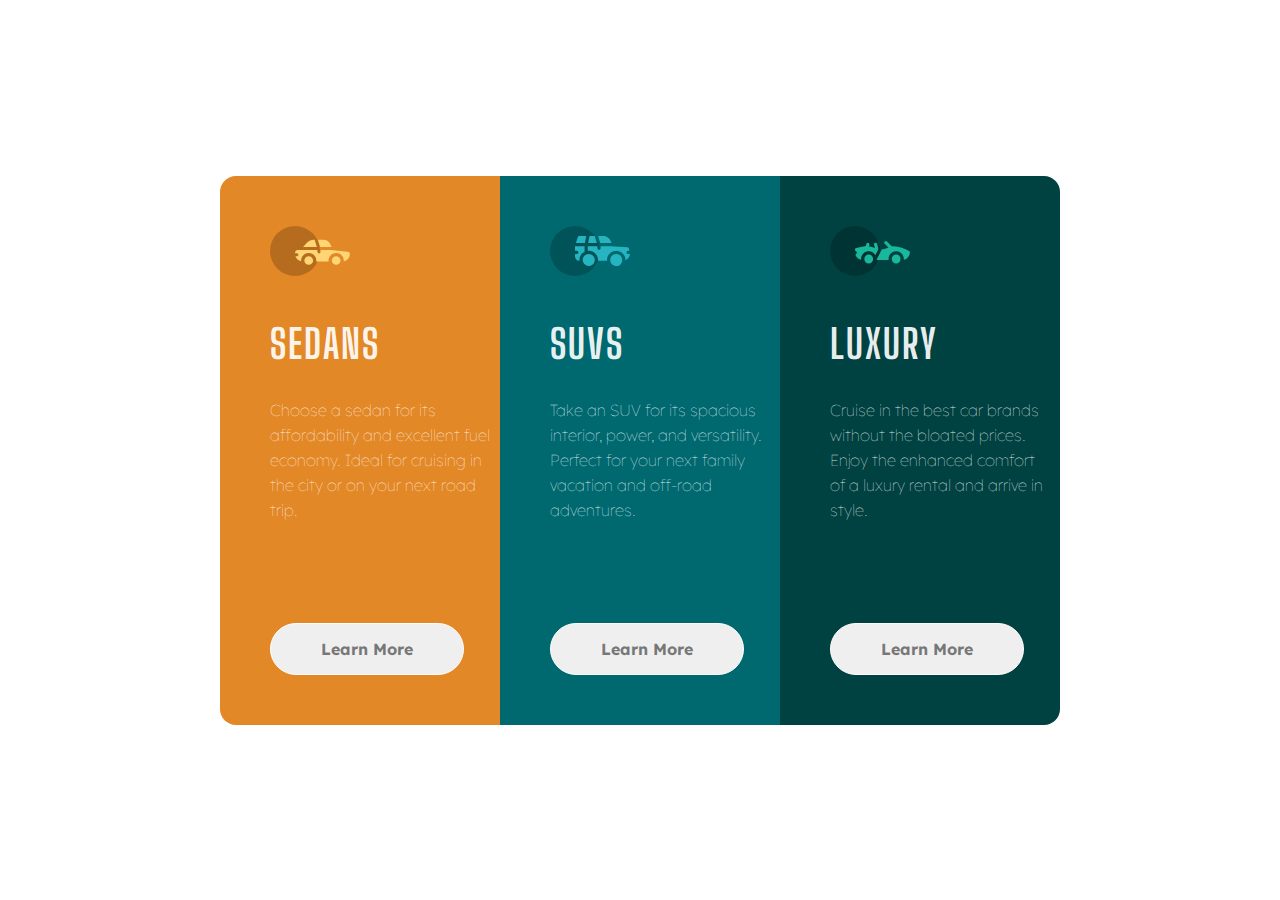
<file: 3 Column Preview - DONE/index.html>
<!DOCTYPE html>
<html lang="en">
<head>
  <meta charset="UTF-8">
  <link rel="stylesheet" href="style.css">
  <meta name="viewport" content="width=device-width, initial-scale=1.0">
  <title>Frontend Mentor | 3-column preview card component</title>
  <link rel="preconnect" href="https://fonts.googleapis.com">
  <link rel="preconnect" href="https://fonts.gstatic.com" crossorigin>
  <link href="https://fonts.googleapis.com/css2?family=Big+Shoulders+Display:wght@700&family=Lexend+Deca&display=swap" rel="stylesheet">
</head>
<body>
  
  <div class="container">
    <div class="subcontainer">
      <div class="sedans-div">
        <img src="images/icon-sedans.svg" alt="icon" width="80px">
        <h1 class="model">Sedans</h1>
        <p class="info">Choose a sedan for its affordability and excellent fuel economy. Ideal for cruising in the city 
        or on your next road trip.</p>
        <button type="button" class="btn">Learn More</button>
      </div>
      <div class="suvs-div">
        <img src="images/icon-suvs.svg" alt="icon" width="80px">
        <h1 class="model">SUVs</h1>
        <p class="info">Take an SUV for its spacious interior, power, and versatility. Perfect for your next family vacation 
          and off-road adventures.</p>
        <button type="button" class="btn">Learn More</button>
      </div>
      <div class="luxury-div">
        <img src="images/icon-luxury.svg" alt="icon" width="80px">
        <h1 class="model">Luxury</h1>
        <p class="info">Cruise in the best car brands without the bloated prices. Enjoy the enhanced comfort of a luxury 
          rental and arrive in style.</p>
        <button type="button" class="btn">Learn More</button>
      </div>
    </div>
  </div>
</body>
</html>
</file>
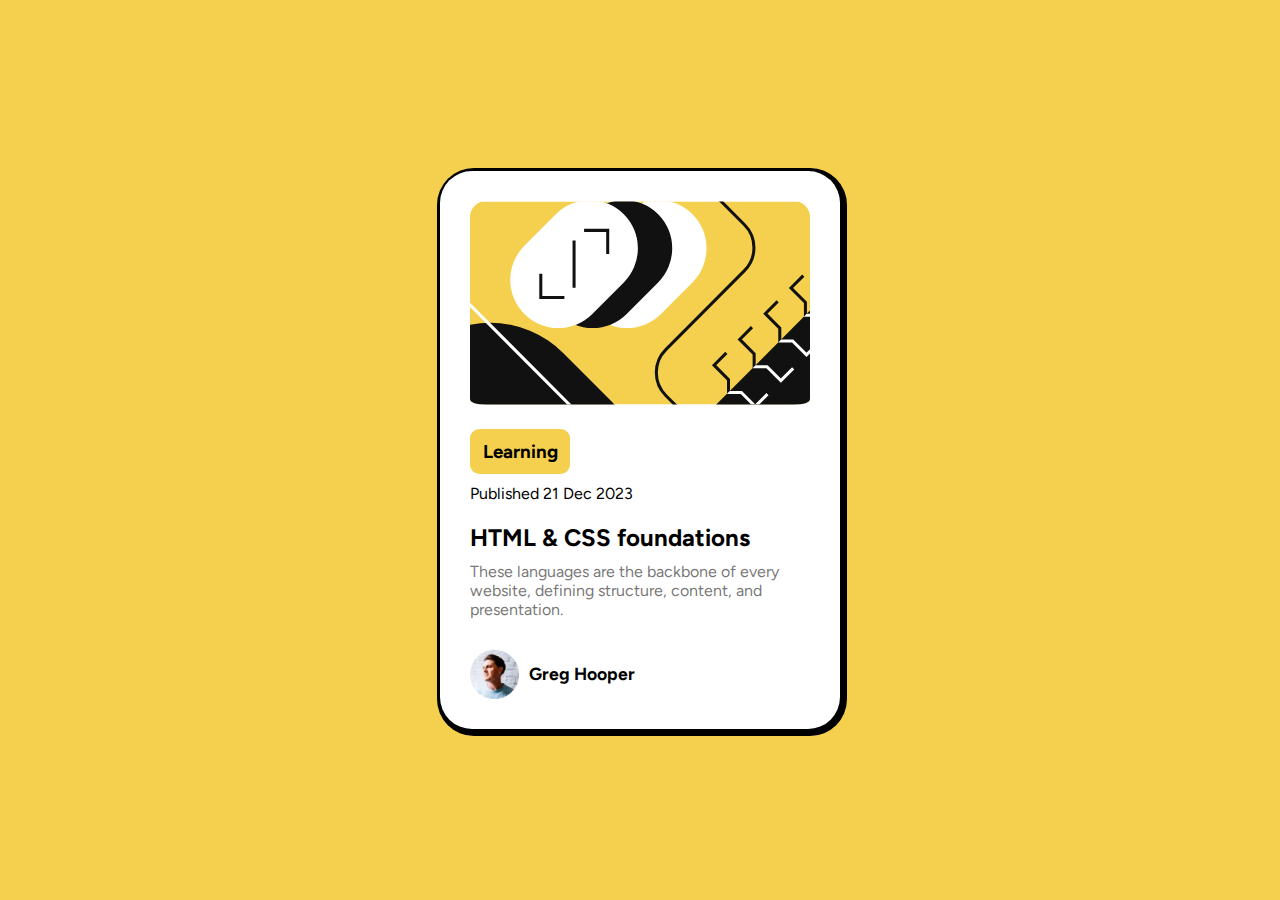
<file: Blog Preview - DONE/index.html>
<!DOCTYPE html>
<html lang="en">
<head>
  <meta charset="UTF-8">
  <meta name="viewport" content="width=device-width, initial-scale=1.0"> 
  <link rel="stylesheet" href="style.css">
  <title>Frontend Mentor | Blog preview card</title>
  <link rel="preconnect" href="https://fonts.googleapis.com">
  <link rel="preconnect" href="https://fonts.gstatic.com" crossorigin>
  <link href="https://fonts.googleapis.com/css2?family=Figtree:wght@400;800&display=swap" rel="stylesheet">

</head>
<body>
  <div class="container">
    <div class="subContainer">
      <img src="assets/images/illustration-article.svg" alt="Image" width="340px">
      <h3 class="learning">Learning</h3>
      <p class="date">Published 21 Dec 2023</p>
      <h2 class="title">HTML & CSS foundations</h2>
      <p class="info">These languages are the backbone of every website, defining structure, content, and presentation.</p>
      <div class="author">
        <img src="assets/images/image-avatar.webp" alt="Avatar">
        <p>Greg Hooper</p>
      </div>
    </div>
  </div>
</body>
</html>
</file>
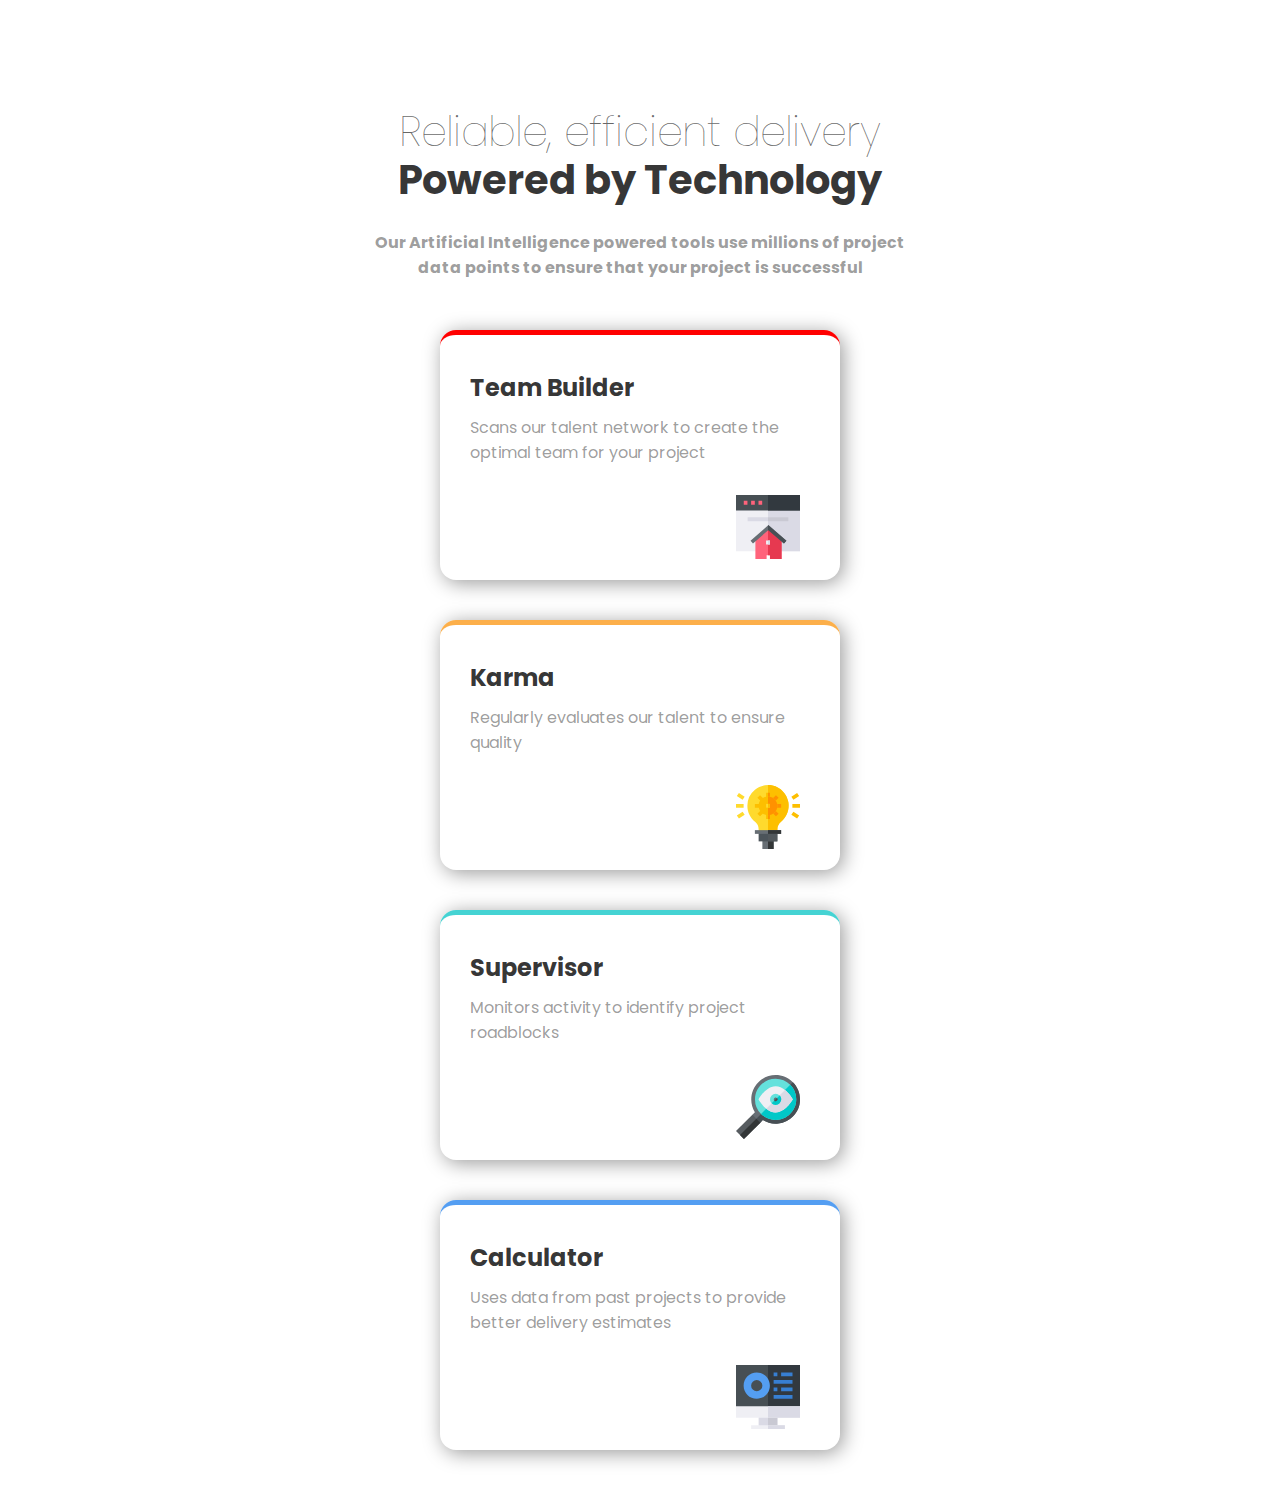
<file: Four Card Feature - DONE/index.html>
<!DOCTYPE html>
<html lang="en">
<head>
  <meta charset="UTF-8">
  <meta name="viewport" content="width=device-width, initial-scale=1.0">
  <link rel="stylesheet" href="style.css">
  <title>Frontend Mentor | Four card feature section</title>
  <link rel="preconnect" href="https://fonts.googleapis.com">
  <link rel="preconnect" href="https://fonts.gstatic.com" crossorigin>
  <link href="https://fonts.googleapis.com/css2?family=Poppins:wght@200;400;600&display=swap" rel="stylesheet">
</head>
<body>
  <div class="container">
    <div class="text">
      <h3>Reliable, efficient delivery</h3>
      <h1>Powered by Technology</h1>
      <p>Our Artificial Intelligence powered tools use millions of project data points 
        to ensure that your project is successful</p>
    </div>
    <div class="blocks">
      <p class="title">Team Builder</p>
      <p class="info">Scans our talent network to create the optimal team for your project
      </p>
      <img src="images/icon-team-builder.svg" alt="Icon Team">
    </div>
    <div class="blocks">
      <p class="title">Karma</p>
      <p class="info">Regularly evaluates our talent to ensure quality
      </p>
      <img src="images/icon-karma.svg" alt="Icon Karma">
    </div>
    <div class="blocks">
      <p class="title">Supervisor</p>
      <p class="info">Monitors activity to identify project roadblocks
      </p>
      <img src="images/icon-supervisor.svg" alt="Icon Supervisor">
    </div>
    <div class="blocks">
      <p class="title">Calculator</p>
      <p class="info">Uses data from past projects to provide better delivery estimates</p>
      <img src="images/icon-calculator.svg" alt="Icon Calculator">
    </div>
  </div>
</body>
</html>
</file>
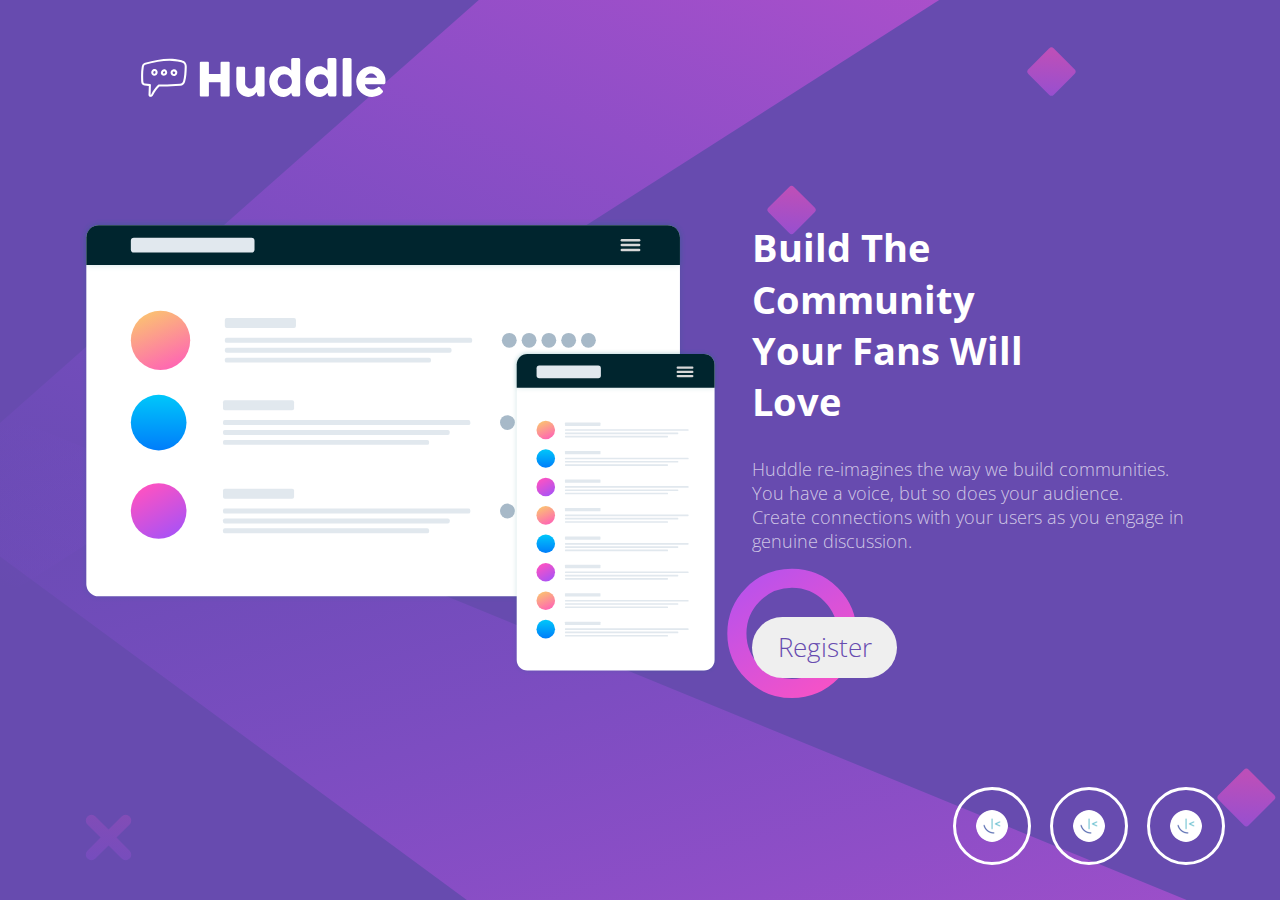
<file: Huddle Landing Page - DONE/index.html>
<!DOCTYPE html>
<html lang="en">
<head>
  <meta charset="UTF-8">
  <meta name="viewport" content="width=device-width, initial-scale=1.0">
  <link rel="stylesheet" href="style.css">
  <link rel="preconnect" href="https://fonts.googleapis.com">
  <link rel="preconnect" href="https://fonts.gstatic.com" crossorigin>
  <link href="https://fonts.googleapis.com/css2?family=Open+Sans&family=Poppins:wght@400;600&display=swap" rel="stylesheet">
  <title>Frontend Mentor | Huddle landing page with single introductory section</title>
</head>
<body>
  <div class="container">
    <div class="img">
      <img src="images/illustration-mockups.svg" alt="">
    </div>
    <div class="text">
      <h1>Build The Community Your Fans Will Love</h1>
      <p>
        Huddle re-imagines the way we build communities.<br> 
        You have a voice, but so does your audience. <br>
        Create connections with your users as you engage in genuine discussion.
      </p>
      <div class="btn">
        <button type="button" class="btn">Register</button>
      </div>
    </div>
    <div class="logo">
      <img src="images/logo.svg" alt="">
    </div>
    <div class="icons">
      <img src="images/favicon-32x32.png" alt="" class="icon">
      <img src="images/favicon-32x32.png" alt="" class="icon">
      <img src="images/favicon-32x32.png" alt="" class="icon">
    </div>
  </div>
</body>
</html>
</file>
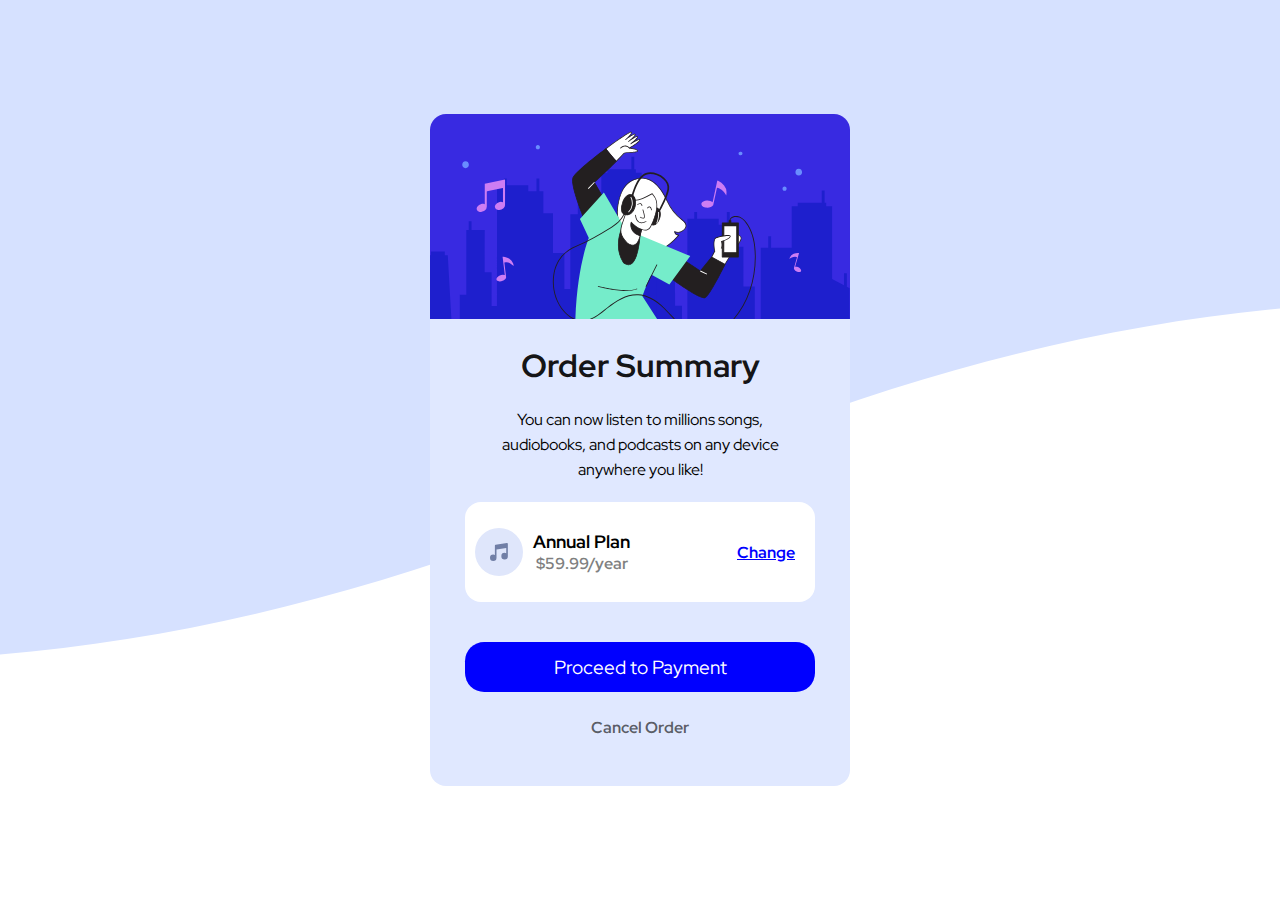
<file: Order Summary - DONE/index.html>
<!DOCTYPE html>
<html lang="en">
<head>
  <meta charset="UTF-8">
  <link rel="stylesheet" href="style.css">
  <meta name="viewport" content="width=device-width, initial-scale=1.0">
  <title>Frontend Mentor | Order summary card</title>
  <link rel="preconnect" href="https://fonts.googleapis.com">
  <link rel="preconnect" href="https://fonts.gstatic.com" crossorigin>
  <link href="https://fonts.googleapis.com/css2?family=Red+Hat+Display:wght@500;700;900&display=swap" rel="stylesheet">
</head>
<body>

  <div class="container">
    <div class="sub-container">
      <img src="images/illustration-hero.svg" alt="Image">
      <div class="info-div">
        <h1 class="order">Order Summary</h1>
        <p class="info">You can now listen to millions songs, audiobooks, and podcasts on any device anywhere you like!</p>
        <div class="plan-div">
          <div class="plan-subdiv">
            <img src="images/icon-music.svg" alt="">
            <div class="plan-intradiv">
              <p class="annual-info">Annual Plan</p>
              <p class="price">$59.99/year</p>
            </div>
          </div>
          <p class="change">Change</p>
        </div>
        <div class="btn-div">
          <button type="button" class="btn">Proceed to Payment</button>
        </div>
        <a href="#" class="cancel-order">Cancel Order</a>
        </div>
    </div>
  </div>
</body>
</html>
</file>
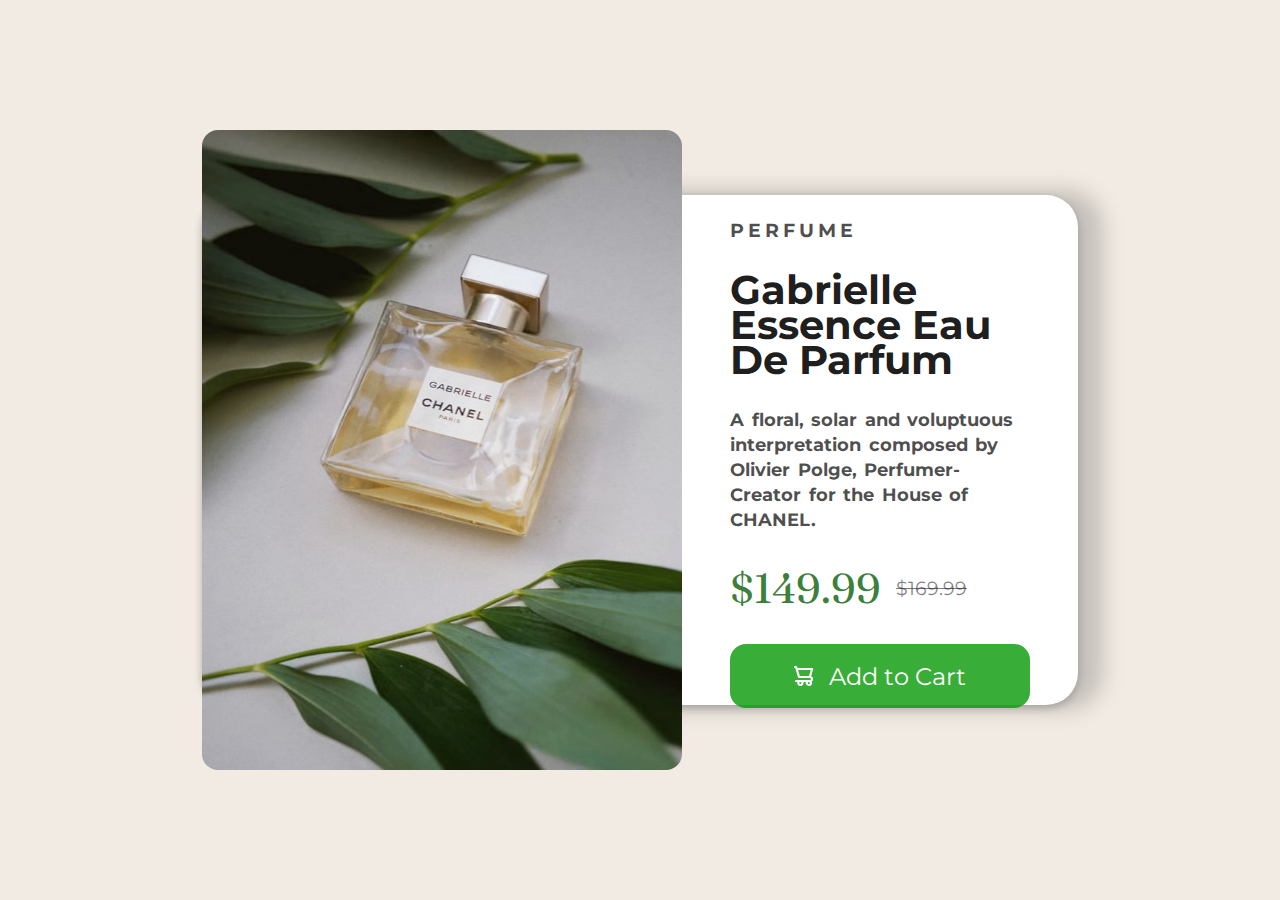
<file: Perfum - DONE/index.html>
<!DOCTYPE html>
<html lang="en">
<head>
  <meta charset="UTF-8">
  <link rel="stylesheet" href="style.css">
  <meta name="viewport" content="width=device-width, initial-scale=1.0"> 
  <link rel="icon" type="image/png" sizes="32x32" href="./images/favicon-32x32.png">
  <title>Frontend Mentor | Product preview card component</title>
  <link rel="preconnect" href="https://fonts.googleapis.com">
  <link rel="preconnect" href="https://fonts.gstatic.com" crossorigin>
  <link href="https://fonts.googleapis.com/css2?family=Fraunces:opsz,wght@9..144,700&family=Montserrat:wght@500;700&display=swap" rel="stylesheet">

</head>
<body>
  <div class="container">
    <div class="sub-container">
      <div class="product-img">
        <img class="imgDesktop"src="images/image-product-desktop.jpg">
        <img class="imgMobile"src="images/image-product-mobile.jpg">
      </div>
      <div class="info">
        <p class="title">Perfume</p>
        <p class="aut">Gabrielle Essence Eau De Parfum</p>

        <p class="description">A floral, solar and voluptuous interpretation composed by Olivier Polge, Perfumer-Creator for the House of CHANEL.
        </p>
        <div class="price-container">
          <span class="discount">$149.99</span>
          <span class="original">$169.99</span>
        </div>
        <div class="button-container">
          <img src="images/icon-cart.svg" alt="icon" class="img" height="20px" width="20px">
          <button class="button">Add to Cart</button>
        </div>
      </div>
    </div>
  </div>
</body>
</html>
</file>
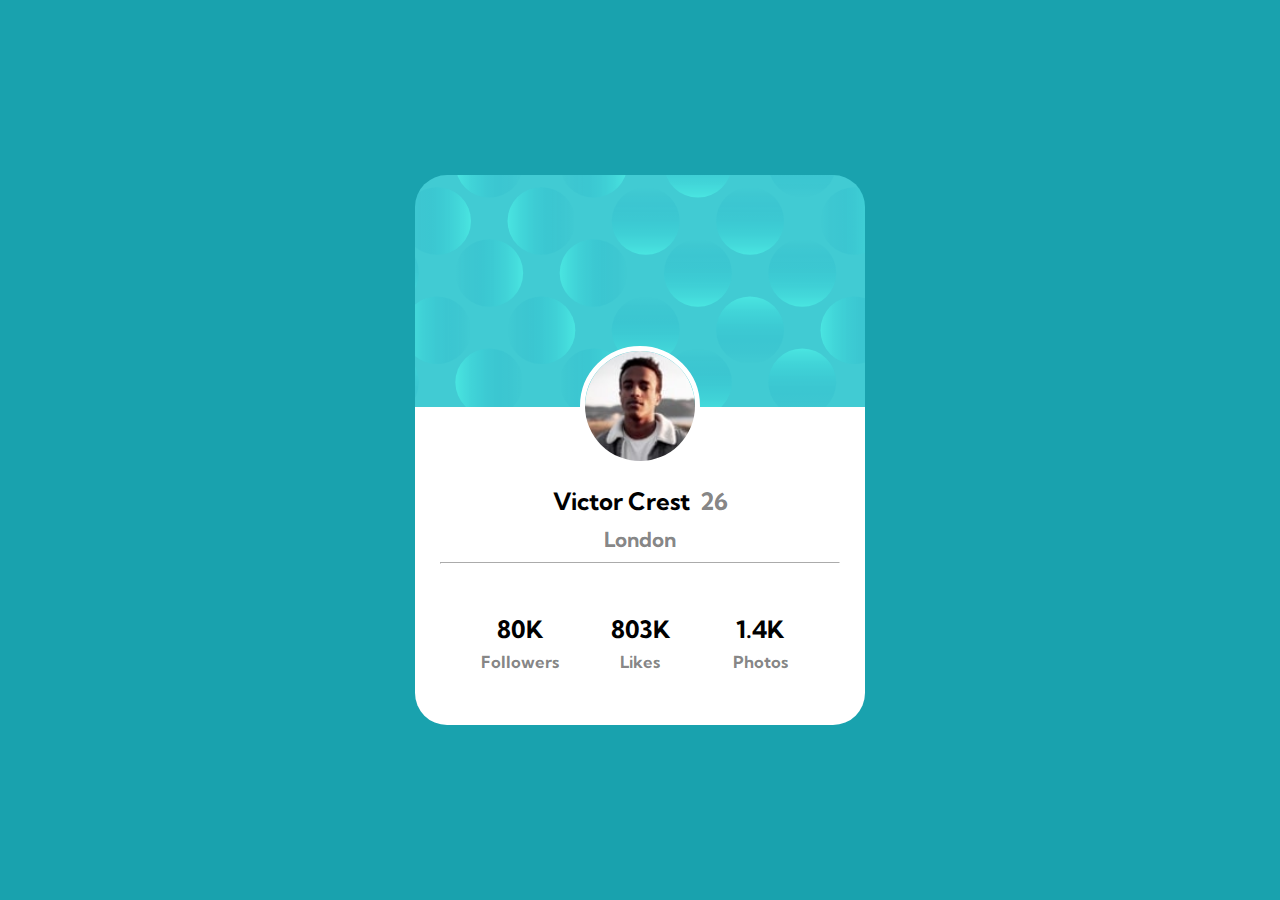
<file: Profile Card - DONE/index.html>
<!DOCTYPE html>
<html lang="en">
<head>
  <meta charset="UTF-8">
  <meta name="viewport" content="width=device-width, initial-scale=1.0">
  <link rel="stylesheet" href="style.css">
  <link rel="preconnect" href="https://fonts.googleapis.com">
  <link rel="preconnect" href="https://fonts.gstatic.com" crossorigin>
  <link href="https://fonts.googleapis.com/css2?family=Kumbh+Sans:wght@400;700&display=swap" rel="stylesheet">
  <title>Frontend Mentor | Profile card component</title>
</head>
<body>
  <div class="container" class="test">
    <div class="subcontainer">
      <div class="card">
          <img src="images/image-victor.jpg" alt="Icon" class="img">
      </div>
      <div class="name">
        Victor Crest <span>26</span>
      </div>
      <p class="location">London</p>
      <hr>
      <div class="info">
        <p class="stats">80K <span><br>Followers</span></p>
        <p class="stats">803K <span><br>Likes</span></p>
        <p class="stats">1.4K <span><br>Photos</span></p>
      </div>
    </div>
  </div>
</body>
</html>
</file>
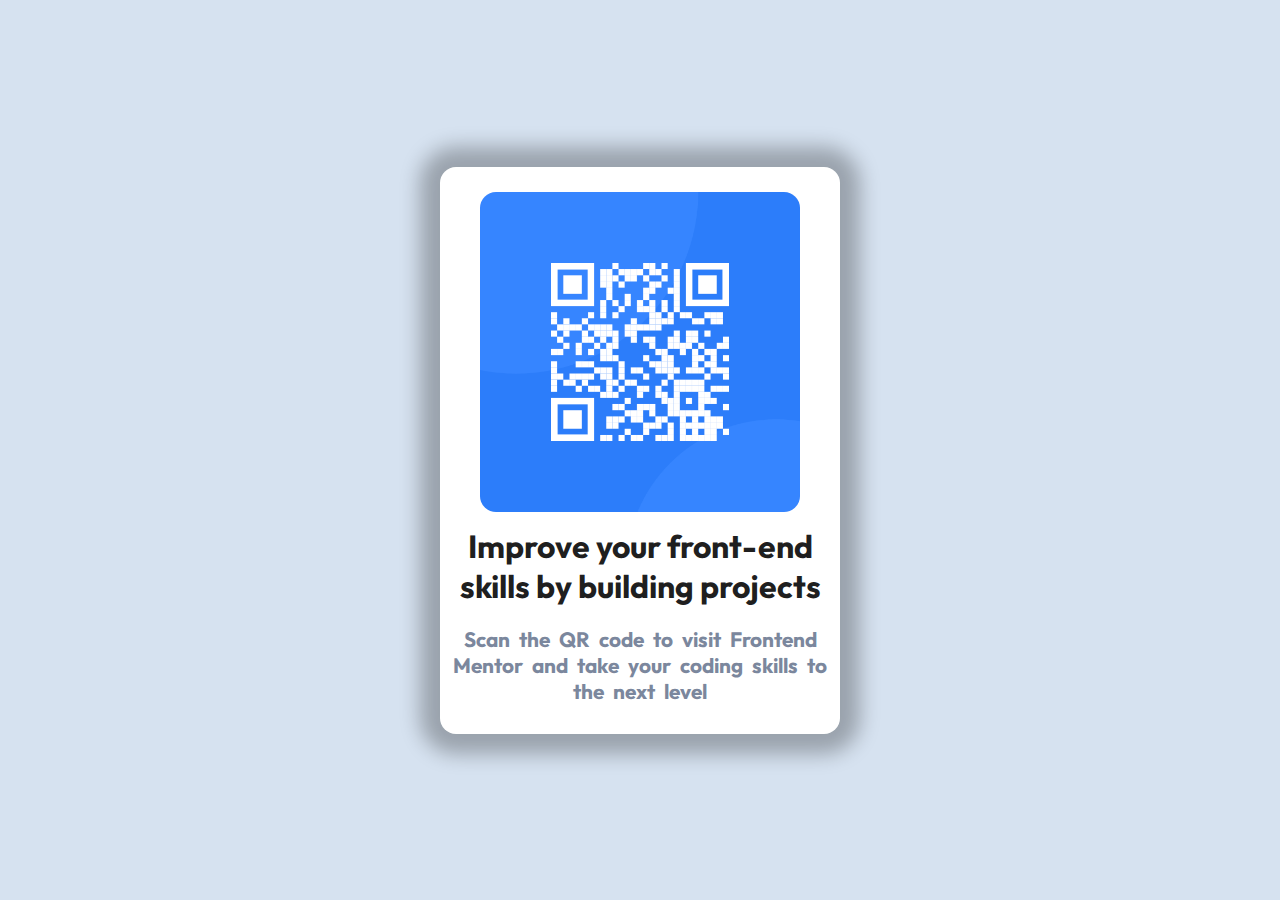
<file: QR Code - DONE/index.html>
<!DOCTYPE html>
<html lang="en">
<head>
  <meta charset="UTF-8">
  <meta name="viewport" content="width=device-width, initial-scale=1.0"> 
  <link rel="stylesheet" href="style.css">
  <title>Frontend Mentor | QR code component</title>
  <link rel="preconnect" href="https://fonts.googleapis.com">
  <link rel="preconnect" href="https://fonts.gstatic.com" crossorigin>
  <link href="https://fonts.googleapis.com/css2?family=Outfit:wght@400;700&display=swap" rel="stylesheet">

</head>
<body>
  <div class="container">
    <div class="sub-container">
      <div>
        <img src="images/image-qr-code.png" alt="QRCode" height="300px" width="300px">
      </div>
      <div class="content">
        <h1 class="tittle1">Improve your front-end skills by building projects</h1>
        <h1 class="tittle2">Scan the QR code to visit Frontend Mentor and take your coding skills to the next level</h1>
      </div>
    </div>
  </div>
</body>
</html>
</file>
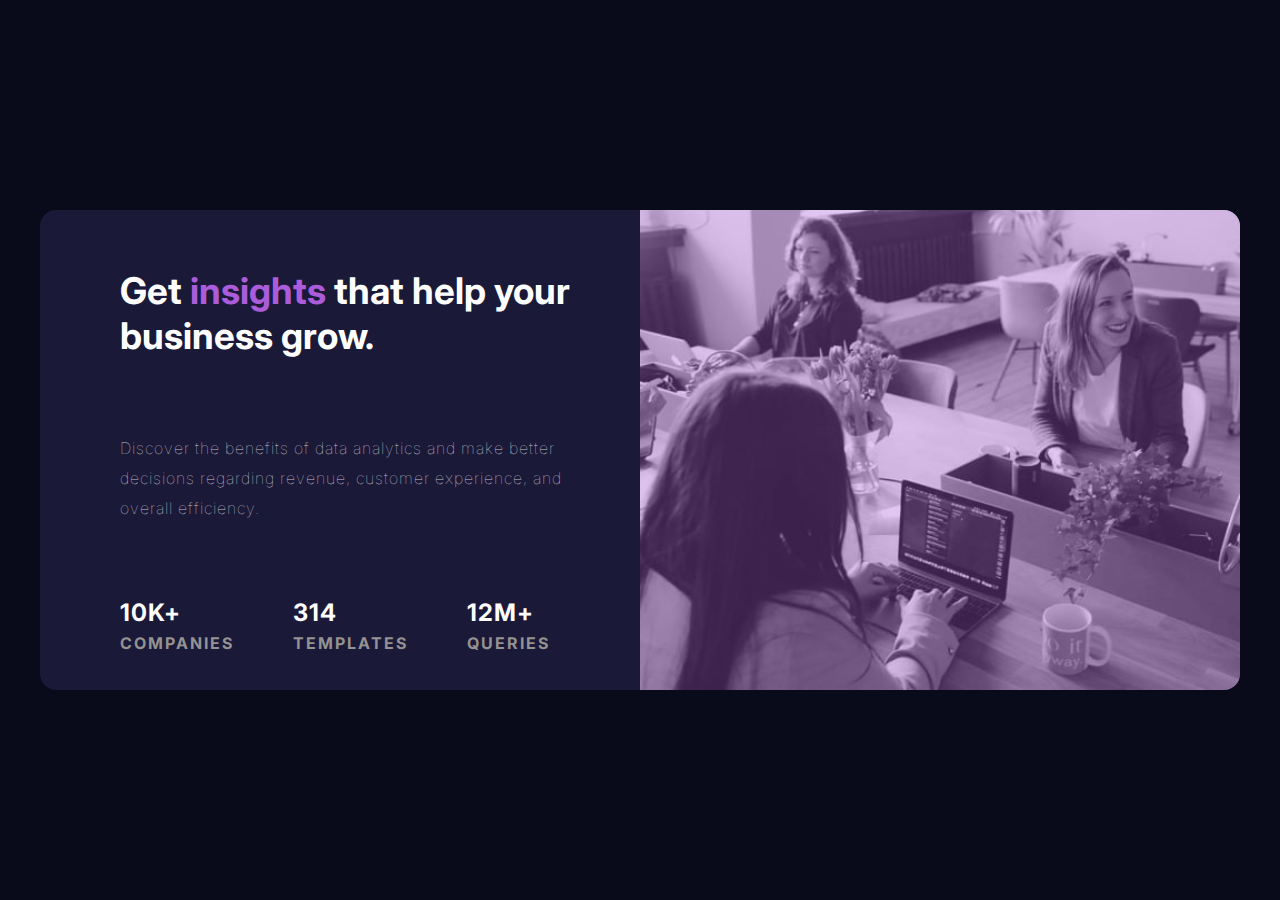
<file: Stats Preview Card - DONE/index.html>
<!DOCTYPE html>
<html lang="en">
<head>
  <meta charset="UTF-8">
  <link rel="stylesheet" href="style.css">
  <meta name="viewport" content="width=device-width, initial-scale=1.0">
  <link rel="preconnect" href="https://fonts.googleapis.com">
  <link rel="preconnect" href="https://fonts.gstatic.com" crossorigin>
  <link href="https://fonts.googleapis.com/css2?family=Inter:wght@400;700&family=Lexend+Deca&display=swap" rel="stylesheet">
  <title>Frontend Mentor | Stats preview card component</title>
</head>
<body>
  <div class="container">
    <div class="subcontainer">
      <div class="info-div">
        <h1 class="title">Get <span>insights </span>that help your business grow.</h1>
        <p class="info">Discover the benefits of data analytics and make better decisions regarding revenue, customer 
        experience, and overall efficiency.</p>
        <div class="numbers">
          <div class="number"><p>10K+</p> companies</div>
          <div class="number"><p>314</p> templates</div>
          <div class="number"><p>12M+</p> queries</div>
        </div>
      </div>
      <div class="img">
        <img src="images/image-header-desktop.jpg" alt="">
      </div>
    </div>
  </div>
</body>
</html>
</file>
<file: 3 Column Preview - DONE/style.css>
/* # Front-end Style Guide

## Layout

The designs were created to the following widths:

- Mobile: 375px
- Desktop: 1440px

## Colors

### Primary

Bright orange: hsl(31, 77%, 52%)
Dark cyan: hsl(184, 100%, 22%)
Very dark cyan: hsl(179, 100%, 13%)

### Neutral

Transparent white (paragraphs): hsla(0, 0%, 100%, 0.75)
Very light gray (background, headings, buttons): hsl(0, 0%, 95%)

## Typography

### Body Copy

- Font size: 15px

### Font

- Family: [Lexend Deca](https://fonts.google.com/specimen/Lexend+Deca)
- Weights: 400

- Family: [Big Shoulders Display](https://fonts.google.com/specimen/Big+Shoulders+Display)
- Weights: 700
 */

 * {
    margin: 0px;
    padding: 0px;
    box-sizing: border-box;
 }

.container {
    min-height: 100vh;
    display: flex;
    align-items: center;
    justify-content: center;
}

.subcontainer{
    border-radius: 1em;
    width: 50%;
    display: flex;
    justify-content: center;
}

.sedans-div {
    width: 33%;
    min-width: 280px;
    border-radius: 1em 0 0 1em;
    background-color: hsl(31, 77%, 52%);
    padding: 50px 0 50px 50px;
}

.suvs-div {
    width: 34%;
    min-width: 280px;
    background-color: hsl(184, 100%, 22%);
    padding: 50px 0 50px 50px;
}

.luxury-div {
    width: 33%;
    min-width: 280px;
    border-radius: 0em 1em 1em 0em;
    background-color: hsl(179, 100%, 13%);
    padding: 50px 0 50px 50px;
}

.model{
    letter-spacing: 2px;
    font-size: 2.5em;
    padding: 40px 0px 30px 0;
    font-family: "Big Shoulders Display";
    color: rgba(255, 255, 255, 0.932);
    text-transform: uppercase;
}

.info {
    line-height: 25px;
    font-family: "Lexend Deca";
    font-weight:lighter;
    width: 220px;
    color: rgba(255, 255, 255, 0.884);
    padding-bottom: 100px;
}

.btn{
    font-family: "Lexend Deca";
    font-size: 1em;
    font-weight: bold;
    border-radius: 2em;
    padding: 15px 50px;
    border: 1px solid white;
    color: rgba(0, 0, 0, 0.5);
}

.btn:hover{
    background-color: inherit;
    color: white;
    border: 1px solid white;
}

@media (max-width: 860px) {
    .subcontainer{
        display: block;
        margin: 10px auto;
        width: 90%;
    }

    .sedans-div,
    .suvs-div,
    .luxury-div {
        width: 90%;
        margin: auto;
        min-width: 300px;
        padding: 20px 10px;
        font-size: 1.2em;
        display: flex;
        flex-direction: column;
        text-align: center;
        justify-content: center;
        align-items: center;
    }

    .sedans-div {
        border-radius: 1em 1em 0 0 ;
    }
    .luxury-div {
        border-radius: 0 0 1em 1em;
    }
    
    .info {
        line-height: 25px;
        font-family: "Lexend Deca";
        font-weight: lighter;
        width: 80%;
        max-width: 400px;
        color: rgba(255, 255, 255, 0.884);
        padding-bottom: 50px;
    }

    .subcontainer img {
        width: 40%;
    }
}
</file>
<file: Blog Preview - DONE/style.css>
/* # Front-end Style Guide

## Layout

The designs were created to the following widths:

- Mobile: 375px
- Desktop: 1440px

## Colors

### Primary

- Yellow: hsl(47, 88%, 63%)

### Neutral

- White: hsl(0, 0%, 100%)
- Grey: hsl(0, 0%, 50%)
- Black: hsl(0, 0%, 7%)

## Typography

### Body Copy

- Font size (paragraph): 16px

### Font

- Family: [Figtree](https://fonts.google.com/specimen/Figtree)
- Weights: 600, 800
 */

 *{
    margin: 0;
    padding: 0;
    box-sizing: border-box;
    font-family: Figtree,Arial, Helvetica, sans-serif;
 }

 .container {
    background-color: hsl(47, 88%, 63%);
    min-height: 100vh;
    display: flex;
    align-items: center;
    justify-content: center;
 }

 .subContainer {
    box-shadow: black 2px 2px 0px 5px;
    background-color: white;
    border-radius: 2em;
    padding: 30px;
    width: 400px;
 }

 .subContainer img{
    padding-bottom: 10px;
    border-radius: 1em;
 }

 .subContainer .learning {
    margin-top: 10px;
    margin-bottom: 10px;
    color: black;
    font-weight: bold;
    background-color: hsl(47, 88%, 63%);
    border-radius: 0.5em;
    width: 100px;
    border: 3px solid hsl(47, 88%, 63%);
    padding: 8px 13px 8px 10px;
    transition: all 0.5s;
 }

 .subContainer .learning:hover{
    background-color: white;
    border: 3px solid hsl(47, 88%, 63%);
    color: black;
 }

 .subContainer .date {
    font-size: 1em;
    margin-bottom: 20px;
}

.subContainer .title {
    transition: color 0.5s;
    width: 280px;
    margin-bottom: 10px;
}

.subContainer .title:hover{
    cursor: pointer;
    color: hsl(47, 88%, 63%);
}

.subContainer .info {
    color: rgba(107, 106, 106, 0.911);
}

.subContainer .author {
    margin-top: 30px;
    display: flex;
    justify-content: flex-start;
    align-items: center;
    text-align: center;
}

.subContainer .author img {
    padding: 0px;
    margin-right: 10px;
    height: 50px;
}

.subContainer .author p {

    font-weight: bold;
    font-size: 1.1em;
}
</file>
<file: Four Card Feature - DONE/style.css>
* {
    margin: 0;
    padding: 0;
    box-sizing: border-box;
    font-family: Poppins, Arial, Helvetica, sans-serif;
    overflow: hidden;
}

.container{
    min-height: 100vh;
    display: flex;
    flex-direction: column;
    justify-content: start;
    align-items: center;
    text-align: center;
}

.container h3{
    margin-top: 100px;
    color: rgba(0, 0, 0, 0.6);
    font-weight: lighter;
    font-size: 2.6em;
    height: 1.2em;
}

.container h1{
    color: rgba(0, 0, 0, 0.8);
    font-weight: bold;
    font-size: 2.5em;
}

.container p{
    padding-top: 20px;
    color: rgba(0, 0, 0, 0.4);
    font-weight: bold;
    font-size: 1em;
    width: 550px;
    margin-bottom: 50px;
}

.blocks {
    box-shadow: 3px 3px 20px rgba(0, 0, 0, 0.4);;
    height: 250px;
    width: 400px;
    text-align: end;
    border-top: 5px solid red;
    border-radius: 1em;
    margin-bottom: 40px;
}

.blocks:nth-child(3){
    border-top: 5px solid hsl(34, 97%, 64%);
}
.blocks:nth-child(4){
    border-top: 5px solid hsl(180, 62%, 55%);
    position: relative;
    bottom: 420px;
    right: 450px;
}
.blocks:nth-child(5){
    border-top: 5px solid hsl(212, 86%, 64%);
    position: relative;
    bottom: 710px;
    left: 450px;
}

.blocks .title {
    margin: 15px 0 0 30px;
    color: rgba(0, 0, 0, 0.8);
    font-weight: bold;
    font-size: 1.5em;
    text-align: start;
}

.blocks .info {
    padding: 10px 0 0 0;
    margin: 0 0 30px 30px;
    width: 350px;
    color: rgba(0, 0, 0, 0.4);
    font-weight: normal;
    font-size: 1em;
    text-align: start;
}

.blocks img{
    padding: 0 40px 00px 0;
}

@media  (max-width: 1350px){
    *{
        overflow:visible;
    }
    .blocks:nth-child(4){
        position: relative;
        bottom: 0px;
        right: 0px;
    }
    .blocks:nth-child(5){
        position: relative;
        bottom: 0px;
        left: 0px;
    }
}

@media  (max-width: 630px){
    .text {
        width: 80%;
    }

    .text h3 {
        width: auto;
        font-size: 1.3rem;
    }
    .text h1 {
        line-height: 2.5rem;
        font-size: 2rem;
    }

    .text p {
        font-size: 1rem;
        width: auto;
    }
}
</file>
<file: Huddle Landing Page - DONE/style.css>
:root {
    --violet: hsl(257, 40%, 49%);
    --soft-magenta: hsl(300, 69%, 71%);
}

* {
    margin: 0;
    padding: 0;
    box-sizing: border-box;
    font-family: "Open Sans",Arial, Helvetica, sans-serif;
}

.container {
    background-image: url(images/bg-desktop.svg);
    background-repeat: no-repeat;
    background-size: cover;
    background-color: hsl(257, 40%, 49%);
    
    display: flex;
    align-items: center;
    justify-content: center;    
    min-height: 100vh;
    gap: 2rem;
}

.img img {
    min-width: 500px;
    width: 100%;
    height: auto;
}

.img {
    width: 50%;
}

.text {
    min-width: 350px;
    width: 35%;
}

.text h1 {
    color: white;
    font-weight: bold;
    font-size: 3vw;
    line-height: 4vw;
    margin-bottom: 30px;
    width: 70%;
}

.text p {
    width: 100%;
    color: rgba(255, 255, 255, 0.7);
    font-size: 1.4vw;
    font-weight: lighter;
}

.btn {
    padding-top: 5vw;
}

.btn button {
    color: hsl(257, 40%, 49%);
    font-weight: lighter;
    font-size: 2vw;
    border: none;
    border-radius: 50px;
    padding: 1vw 2vw;
    transition: all 0.2s;  
}

.btn button:hover {
    color: white;
    background-color: hsla(300, 69%, 71%, 0.8);
}

.logo {
    position: absolute;
    top: 5%;
    left: 10%;
}

.icons {
    position: absolute;
    bottom: 30px;
    right: 40px;
}

.icon {
    margin-right: 15px;
    border-radius: 50%;
    padding: 20px;
    border: 3px solid white;
    transition: all 0.2s ease;
}

.icon:hover {
    border: 3px solid hsl(300, 69%, 71%);
}

@media  (width < 980px ){
        * {
            overflow: hidden;
        }
        .container {
            flex-direction: column;
            align-items: center;
            justify-content: space-between;
        }

        .logo {
            position: absolute;
            top: 2%;
            left: 5%;
        }

        .img {
            margin-top: 5rem;
            max-width: 600px;
            width: 100%;
        }

        .img img {
            min-width: 0px;
            width: 100%;
        }
        
        .text {
            max-width: 600px;
            width: 90%;
        }

        .text h1 {
            width: 80%;
            font-size: 1.8rem;
            line-height: 2rem;
            margin-bottom: 20px;
        }
        
        .text p {
            width: 100%;
            font-size: 1rem;
        }
        
        .btn {
            padding-top: 2rem;
        }
        
        .btn button {
            font-size: 1.5rem;
            border-radius: 50px;
            padding: 0.8rem 1.3rem;
        }

        .icons {
            position: sticky;
            bottom: 0px;
            right: 0px;
        }
        
        .icon {
            margin-right: 15px;
            border-radius: 50%;
            padding: 20px;
            border: 3px solid white;
            transition: all 0.2s ease;
        }
}
</file>
<file: Order Summary - DONE/style.css>
* {
    margin: 0px;
    padding: 0px;
    box-sizing: border-box;
    font-family: "Red Hat Display", sans-serif;
}

.container {
    background-image: url("images/pattern-background-desktop.svg");
    background-size: cover;
    background-repeat: no-repeat;
    background-position: center bottom 15em;
    min-height: 100vh;
    display: flex;
    justify-content: center;
    align-items: center;
    flex-direction: column;
}

.sub-container {
    border-radius: 1em;
    background-color: hsl(225, 100%, 94%);
    width: 420px;
    height: 42em;
}

.sub-container img {
    max-width: 420px;
    border-radius: 1em 1em 0 0;
}

.info-div {
    display: flex;
    justify-content: center;
    align-items: center;
    flex-direction: column;
    text-align: center;
}

.info-div .order {
    color: rgba(0, 0, 0, 0.911);
    padding: 20px;
    font-size: 2em;
}

.info-div .info {
    line-height: 25px;
    font-size: 1em;
    width: 300px;
    color: rgb(0, 0, 0);
    padding-bottom: 20px;
}

.info-div .plan-div {
    border-radius: 1em;
    width: 350px;
    height: 100px;
    display: flex;
    justify-content: space-between;
    align-items: center;
    background-color: white;
}

.plan-div .change {
    padding-right: 20px;
    font-size: 1em;
    font-weight: bold;
    color: blue;
    text-decoration: underline;
}
.plan-div .change:hover {
    cursor: pointer;
    color: rgba(0, 0, 255, 0.877);
}

.plan-subdiv {
    padding-left: 10px;
    display: flex;
    justify-content: center;
    align-items: center;
}

.plan-intradiv {
    padding-left: 10px;
}

.plan-intradiv .price{
    font-weight: bold;
    color: rgba(0, 0, 0, 0.507);
}

.plan-intradiv .annual-info {
    font-size: 1.1em;
    font-weight: bold;
    color: black;
}




























.info-div .btn-div{
    display: flex;
    justify-content: center;
    align-items: center;
}

.info-div .btn{
    margin-top: 40px;
    margin-bottom: 25px;
    width: 350px;
    height: 50px;
    border-radius: 1em;
    background-color: blue;
    font-size: 1.2em;
    border: none;
    color: white;
}

.info-div .btn:hover{
    cursor: pointer;
    background-color: rgba(0, 0, 255, 0.877);
}

.info-div .cancel-order{
    font-size: 1em;
    text-decoration: none;
    font-weight: bold;
    color: rgba(0, 0, 0, 0.61);
}

.info-div .cancel-order:hover{
    color: rgb(0, 0, 0);
    text-decoration: underline;
}
</file>
<file: Perfum - DONE/style.css>
/* # Front-end Style Guide

## Layout

The designs were created to the following widths:

- Mobile: 375px
- Desktop: 1440px

## Colors

### Primary

- Dark cyan: hsl(158, 36%, 37%)
- Cream: hsl(30, 38%, 92%)

### Neutral

- Very dark blue: hsl(212, 21%, 14%)
- Dark grayish blue: hsl(228, 12%, 48%)
- White: hsl(0, 0%, 100%)

## Typography

### Body Copy

- Font size (paragraph): 14px

### Font

- Family: [Montserrat](https://fonts.google.com/specimen/Montserrat)
- Weights: 500, 700

- Family: [Fraunces](https://fonts.google.com/specimen/Fraunces)
- Weights: 700 */
* {
    margin: 0px;
    padding: 0px;
    box-sizing: border-box;
}

body {
    background-color: hsl(30, 38%, 92%);
    min-height: 100vh;
    align-items: center;
    justify-content: center;
    display: flex;
}

.container {
    box-shadow: rgba(0, 0, 0, 0.24) 0px 3px 8px;
    border-radius: 2em;
    background-color: #fff;
}

.sub-container {  
    box-shadow: rgba(97, 97, 97, 0.3) 20px 0px 20px 5px;
    border-radius: 2em;  
    display: flex;
    align-items: center;
    height: 510px;
}

.product-img {
    display: flex;
}

.product-img img{
    width: 30em;
    border-radius: 1em;
    height: 40em;
}

.imgMobile {
    display: none;
}

.info {
    padding-left: 3em;
    padding-top: 3em;
    padding-right: 3em;
    height: 35em;
}

.info .title{
    font-family: Montserrat, sans-serif;
    text-transform: uppercase;
    letter-spacing: 4px;
    font-size: 1.2em;
    color: hsla(0, 0%, 0%, 0.7);
    font-weight: bold;
}

.info .aut{
    font-family: Montserrat, sans-serif;
    width: 300px;
    color: hsla(0, 0%, 0%, 0.9);
    line-height: 35px;
    font-weight: bold;
    padding-top: 30px;
    font-size: 2.5em;
}

.info .description {
    font-family: Montserrat, sans-serif;
    width: 300px;
    line-height: 25px;
    color: hsla(0, 0%, 0%, 0.7);
    font-weight: bold;
    padding-top: 30px;
    padding-bottom: 30px;
    font-size: 1.1em;
    word-spacing: 2.5px;
}

.price-container{
    padding-bottom: 30px;
    display: flex;
    align-items: center;
}
.info .discount {
    color: hsla(120, 56%, 28%, 0.9);
    font-family: Fraunces, sans-serif;
    font-size: 2.6em;
}

.info .original{
    padding-left: 15px;
    color: hsla(0, 0%, 0%, 0.5);
    font-family: Montserrat, sans-serif;
    text-decoration: line-through;
    font-size: 1.2em;
}

.button-container{
    display: flex;
    justify-content: space-evenly;
    align-items: center;
    width: 300px;
    border-radius: 1em;
    padding: 0px 50px;
    height: 4em;
    background-color: hsla(120, 92%, 31%, 0.8);
}
.button-container .button {
    font-family: Montserrat, sans-serif;
    color: #fff;
    background-color: initial;
    border: none;
    font-size: 1.5em;
}

@media  (max-width: 900px ){
    .container {
        box-shadow: rgba(0, 0, 0, 0) 0px 3px 8px;
        border-radius: 2em;
        background-color: white;
        display: flex;
        flex-direction: column;
        justify-content: center;
        align-items: center;
        margin: auto;
    }
    
    .sub-container {  
        box-shadow: rgba(97, 97, 97, 0.5) 0px 20px 20px 5px;
        border-radius: 2em;  
        display: flex;
        flex-direction: column;
        align-items: center;
        justify-content: center;
        height: 95vh;
        width: 390px;
    }
    .imgDesktop {
        display: none;
    }
    .imgMobile {
        display: block;
    }

    .product-img {
        height: 40%;
    }
    
    .product-img img{
        width: 30em;
        border-radius: 1em;
        height: 20em;
    }
    
    .info {
        padding: 1em 2em;
        height: 60%;
    }
    .info .title{
        padding: 10px 0;
    }
    
    .info .aut{
        padding: 10px 0;
    }
    
    .info .description {
        padding: 20px 0;
        font-size: 1em;
    }
    .price-container{
        padding-bottom: 20px;
    }
}
</file>
<file: Profile Card - DONE/style.css>
/* # Front-end Style Guide

## Layout

The designs were created to the following widths:

- Mobile: 375px
- Desktop: 1440px

## Colors

### Primary

Dark cyan: hsl(185, 75%, 39%)
Very dark desaturated blue: hsl(229, 23%, 23%)
Dark grayish blue: hsl(227, 10%, 46%)

### Neutral

Dark gray: hsl(0, 0%, 59%)

## Typography

### Body Copy

- Font size (name and stats): 18px

### Font

- Family: [Kumbh Sans](https://fonts.google.com/specimen/Kumbh+Sans)
- Weights: 400, 700
 */

 * {
    font-family: Kumbh Sans, sans-serif;
    padding: 0;
    margin: 0;
    box-sizing: border-box;
 }

 hr {
    width: 400px;
    border-color: #fff;
  }
 .container{
    display: flex;
    justify-content: center;
    align-items: center;
    min-height: 100vh;
    background-image: url(images/bg-pattern-top.svg);
    background-position: -1300% 600%;
    background-repeat: no-repeat;
    transform: scaleX(1);
    background-color: hsl(185, 75%, 39%);
}

.subcontainer {
    background-color: white;
    display: flex;
    justify-content: center;
    align-items: center;
    text-align: center;
    flex-direction: column;
    border-radius: 2em;
    background-image: url(images/bg-pattern-card.svg);
    background-position: -91px -88px;
    background-repeat: no-repeat;
    background-size: 800px;
    padding-top: 100px;
    height: 550px;
    width: 450px;
}

.card {
    padding: 20px;
    border-radius: 50%;
    display: flex;
}

.card img{
    width: 120px;
    border: 5px solid rgb(255, 255, 255);
    border-radius: 50%;
}

.name {
    font-size: 1.5em;
    color: black;
    font-weight: bold;
}
.name span{
    color: rgba(0, 0, 0, 0.493);
    padding-left: 5px;
}
.location {
    padding: 10px 0;
    font-size: 1.3em;
    color: rgba(0, 0, 0, 0.493);
    font-weight: bold;
}

.info{
    padding-top: 50px;
    display: flex;
    text-align: center;
}

.stats {
    width: 120px;
    font-size: 1.5em;
    color: black;
    font-weight: bolder;
}

.stats span{
    font-size: 0.7em;
    color: rgba(0, 0, 0, 0.493);
}
</file>
<file: QR Code - DONE/style.css>
/* # Front-end Style Guide

## Layout

The designs were created to the following widths:

- Mobile: 375px
- Desktop: 1440px

## Colors

- White: hsl(0, 0%, 100%)
- Light gray: hsl(212, 45%, 89%)
- Grayish blue: hsl(220, 15%, 55%)
- Dark blue: hsl(218, 44%, 22%)

## Typography

### Body Copy

- Font size (paragraph): 15px

### Font

- Family: [Outfit](https://fonts.google.com/specimen/Outfit)
- Weights: 400, 700 */

*   {
    margin: 0px;
    padding: 0px;
    box-sizing: border-box;
    font-family: Outfit,sans-serif;
}

body{
    background-color: hsl(212, 45%, 89%);
    display: flex;
    flex-direction: column;
    align-items: center;
    justify-content: center;
    min-height: 100vh;
}

.container {
    box-shadow: 0px 0px 20px 20px rgba(0, 0, 0, 0.281);
    border-radius: 1em;
    background-color: white;
}

.container .sub-container{
    width: 25em;
    display: flex;
    flex-direction: column;
    align-items: center;
    justify-content: center;
}

.container .sub-container img{
    width: 20em;
    height: 20em;
    border-radius: 1em;
    margin: 25px 0 10px 0;
}

.content {
    display: flex;
    text-align: center;
    flex-direction: column;
    width: 25em;
}

.tittle1 {
    font-size: 2em;
    color: rgba(0, 0, 0, 0.884);
}

.tittle2 {
    word-spacing: 5px;
    padding: 20px 0 30px 0px;
    font-size: 1.3em;
    color: hsl(220, 15%, 55%);
}
</file>
<file: Stats Preview Card - DONE/style.css>
* {
    margin: 0px;
    padding: 0px;
    box-sizing: border-box;
}

.container {
    display: flex;
    justify-content: center;
    align-items: center;
    min-height: 100vh;
    background-color: hsl(233, 47%, 7%);
}

.subcontainer {
    border-radius: 1em;
    background-color: hsl(244, 38%, 16%);
    display: flex;
    width: 1200px;
}

.subcontainer img{
    width: 600px;
    height: 30em;
    border-radius: 0 1em 1em 0;
    display: flex;
    background-color: hsl(277, 64%, 61%);
}

.subcontainer .img{
    position: relative;
}
.subcontainer .img::after{
    position: absolute;
    content: "";
    height: 100%;
    width: 100%;
    left: 0;
    top: 0;
    background-color: hsl(277, 64%, 61%);
    opacity: 0.35;
    border-radius: 0 1em 1em 0;
}
.info-div {
    width: 600px;
    padding-top: 20px;
    padding-left: 80px;
    display: flex;
    justify-content: space-around;
    flex-direction: column;
}

.title{
    font-size: 2.3em;
    font-weight: bold;
    font-family: Inter,sans-serif;
    color: white;
    width: 470px;  
}

.title span{
    color: hsl(277, 64%, 61%);
}

.title span:hover{
    color: white;
    cursor: pointer;
}
.info {
    letter-spacing: 1px;
    line-height: 30px;
    font-size: 1em;
    font-weight: lighter;
    font-family: Inter,sans-serif;
    color: hsla(0, 0%, 100%, 0.75);
    width: 470px;
}

.numbers {
    display: flex;
    justify-content: space-evenly;
}

.numbers .number {
    letter-spacing: 2px;
    text-transform: uppercase;
    font-family: Inter,sans-serif;
    color: rgb(148, 146, 146);
    font-size: 1em;
    font-weight: bold;
    width: 200px;
}

.number p{
    letter-spacing: 1px;
    text-transform: capitalize;
    height: 35px;
    font-size: 1.5em;
    font-family: Inter,sans-serif;
    color: hsl(0, 0%, 100%);
    font-weight: bold;
}

@media (max-width: 1220px) {
    .subcontainer {
      flex-direction: column-reverse;
      justify-content: center;
      align-items: center;
      max-width: 500px;
      width: 95%;
      border-radius: 1rem;
    }

    .img {
        max-width: 500px;
        width: 100%;
    }

    .subcontainer .img::after{
        border-radius: 1em 1em 0 0;
    }

    .subcontainer img{
        width: 100%;
        height: 400px;
        border-radius: 1rem 1rem 0 0;
        display: flex;
        background-color: hsl(277, 64%, 61%);
    }
    .info-div {
        width: 500px;
        height: 400px;
        padding-top: 20px;
        padding-left: 0px;
        display: flex;
        align-items: center;
        font-size: 1em;
        text-align: center;
        justify-content: space-around;
        flex-direction: column;
    }
    .numbers .number {
        letter-spacing: 2px;
        text-transform: uppercase;
        font-family: Inter,sans-serif;
        color: rgb(148, 146, 146);
        font-size: 1em;
        font-weight: bold;
        width: 150px;
    }
}
</file>
